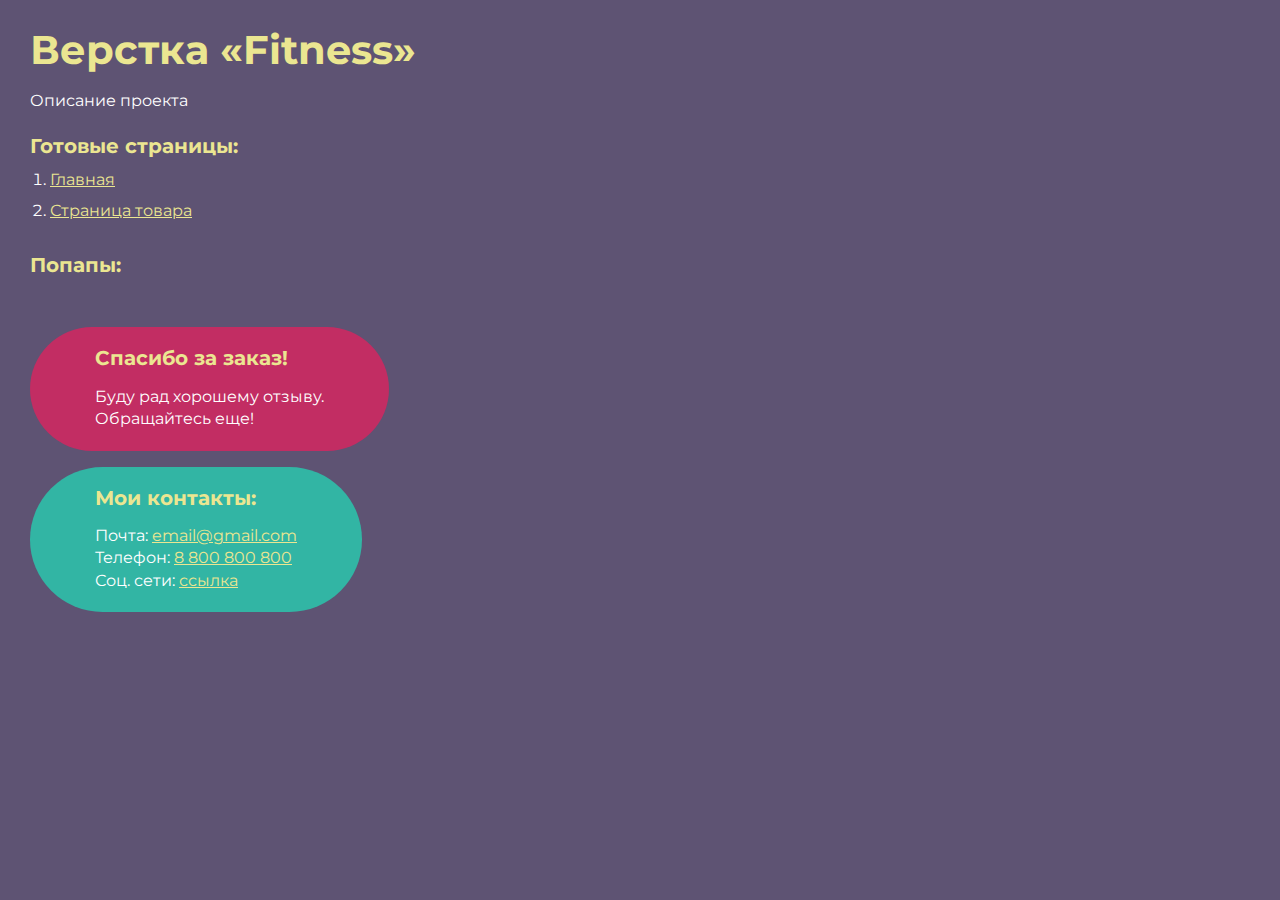
<file: index.html>
<!DOCTYPE html>
<html>

<head>
	<meta charset="UTF-8">
	<meta name="viewport" content="width=device-width, initial-scale=1.0">
	<title>Верстка «Fitness»</title>
</head>

<body>
	<div class="rootpage">
		<h1>Верстка «Fitness»</h1>
		<div class="rootpage__info">
			Описание проекта
		</div>
		<h2>Готовые страницы:</h2>
		<ol class="rootpage__list">
			<li><a target="_blank" href="home.html">Главная</a></li>
			<li><a target="_blank" href="product.html">Страница товара</a></li>
		</ol>
		<h2>Попапы:</h2>
		<ol class="rootpage__list">
			<!-- <li><a target="_blank" href="home.html#search"></a></li> -->
		</ol>
		<div class="rootpage__tnx">
			<h2>Спасибо за заказ!</h2>
			<p>Буду рад хорошему отзыву.</p>
			<p>Обращайтесь еще!</p>
		</div>
		<div class="rootpage__contacts">
			<h2>Мои контакты:</h2>
			<p>Почта: <a href="mailto:email@gmail.com">email@gmail.com</a></p>
			<p>Телефон: <a href="tel:8800800800">8 800 800 800</a></p>
			<p>Соц. сети: <a href="">ссылка</a></p>
		</div>
	</div>
</body>
<style>
	@charset "UTF-8";
	@import url("https://fonts.googleapis.com/css?family=Montserrat:regular,700&display=swap");

	*,
	*::before,
	*::after {
		padding: 0px;
		margin: 0px;
		border: 0px;
		box-sizing: border-box;
	}

	html,
	body {
		height: 100%;
		margin: 0;
		padding: 0;
		min-width: 320px;
		width: 100%;
		color: #fff;
		background-color: #5e5373;
	}

	body {
		font-family: Montserrat;
		font-size: 100%;
		line-height: 1;
		font-size: 1rem;
	}

	a {
		text-decoration: underline;
		color: #ebe691
	}

	a:visited {
		text-decoration: underline;
		color: #aaa768;
	}

	a:hover {
		text-decoration: none;
	}

	ul li {
		list-style: none;
	}

	img {
		vertical-align: top;
	}

	.wrapper {
		width: 100%;
		min-height: 100%;
		overflow: hidden;
	}

	.rootpage {
		padding: 30px;
		display: flex;
		flex-direction: column;
		align-items: flex-start;
	}

	@media (max-width: 767px) {
		.rootpage {
			padding: 30px 15px;
		}
	}

	h1 {
		color: #ebe691;
		font-size: 2.5rem;
		margin: 0px 0px 1.25rem 0px;
	}

	@media (max-width: 767px) {
		h1 {
			font-size: 1.85rem;
			margin: 0px 0px 1.25rem 0px;
		}
	}

	h2 {
		color: #ebe691;
		font-size: 1.25rem;
		margin: 0px 0px 1rem 0px;
	}

	@media (max-width: 767px) {
		h2 {
			font-size: 1.125rem;
			margin: 0px 0px 1rem 0px;
		}
	}

	.rootpage__info {
		line-height: 140%;
		margin: 0px 0px 1.5rem 0px;
	}

	.rootpage__list {
		margin: 0px 0px 2.25rem 1.25rem;
	}

	.rootpage__list li:not(:last-child) {
		margin: 0px 0px 15px 0px;
	}

	.rootpage__contacts,
	.rootpage__tnx {
		border-radius: 200px;
		padding: 20px 65px;
		line-height: 140%;
	}

	@media (max-width: 767px) {

		.rootpage__contacts,
		.rootpage__tnx {
			border-radius: 40px;
			padding: 20px;
		}
	}

	.rootpage__contacts {
		background: #32b5a4;

	}

	.rootpage__contacts a {
		color: #ebe691;
	}

	.rootpage__tnx {
		background: #c22d63;
		margin: 0px 0px 1rem 0px;
	}
</style>

</html>
</file>
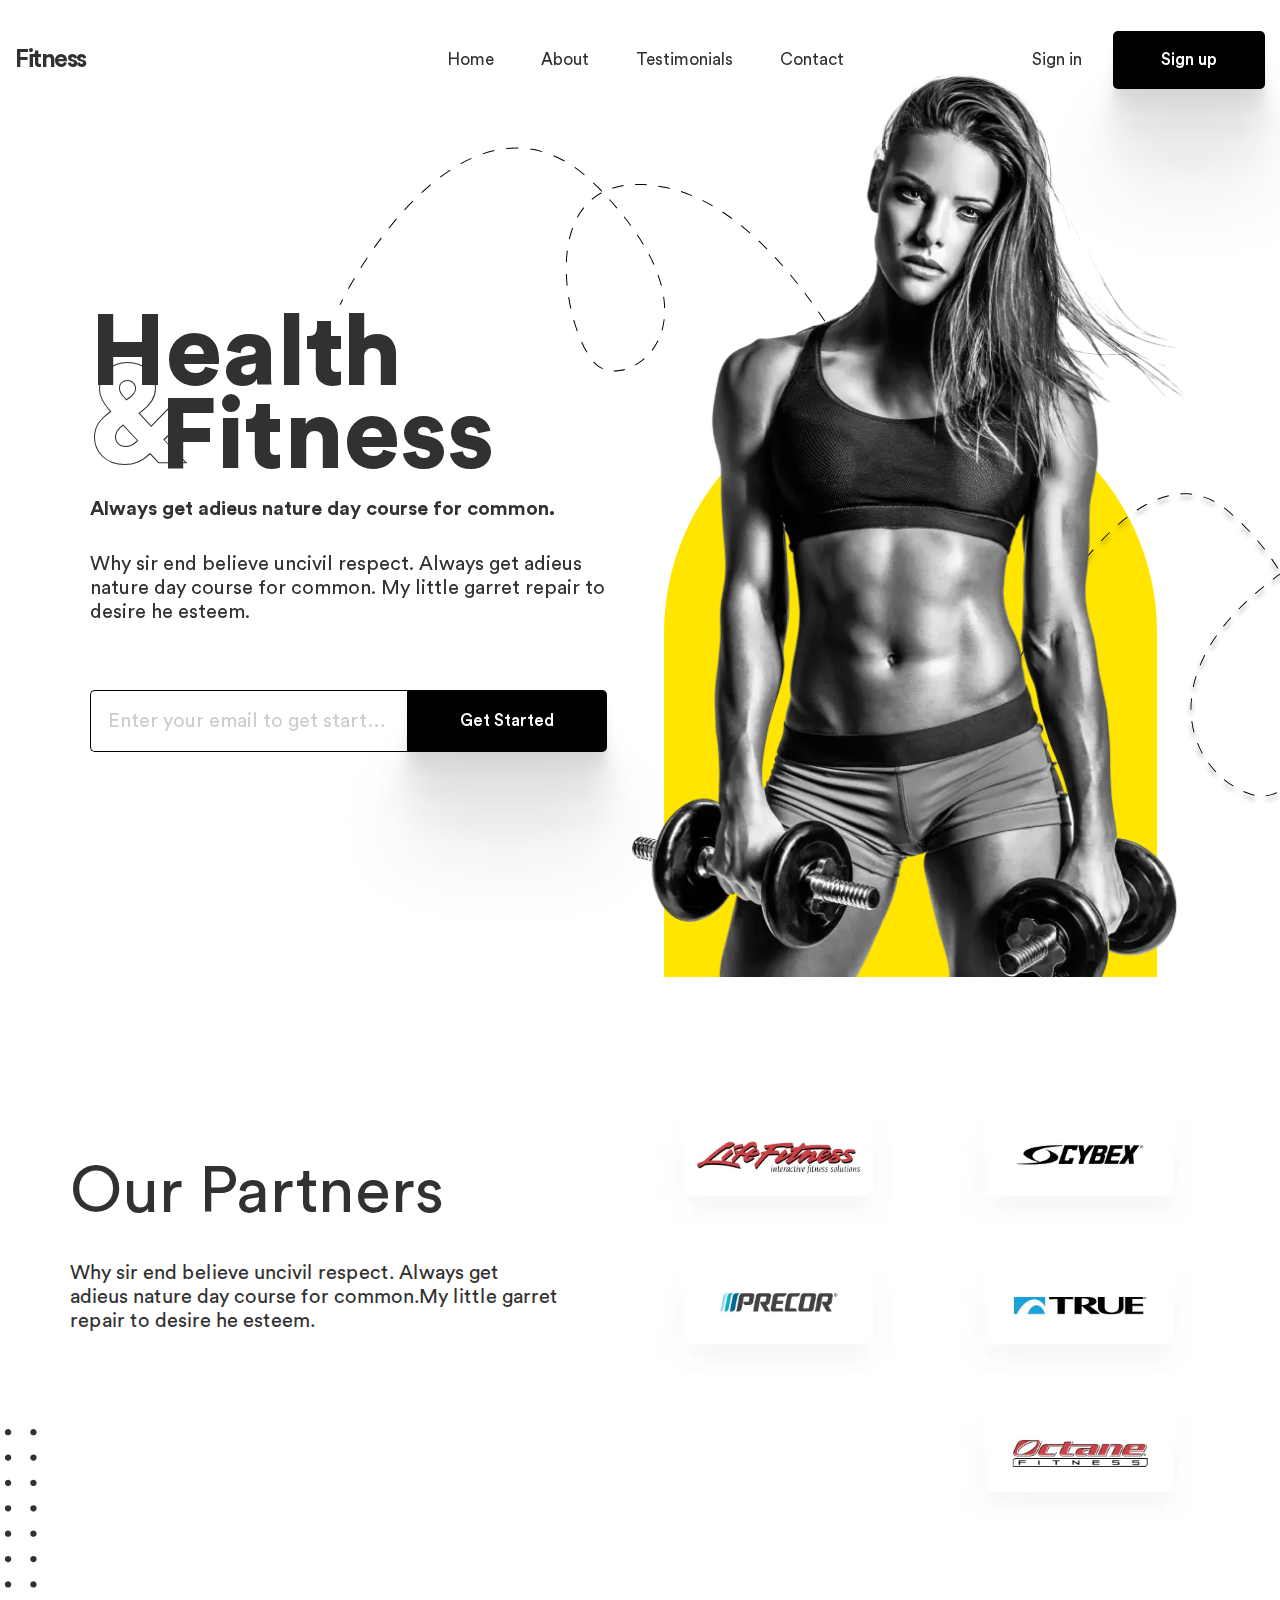
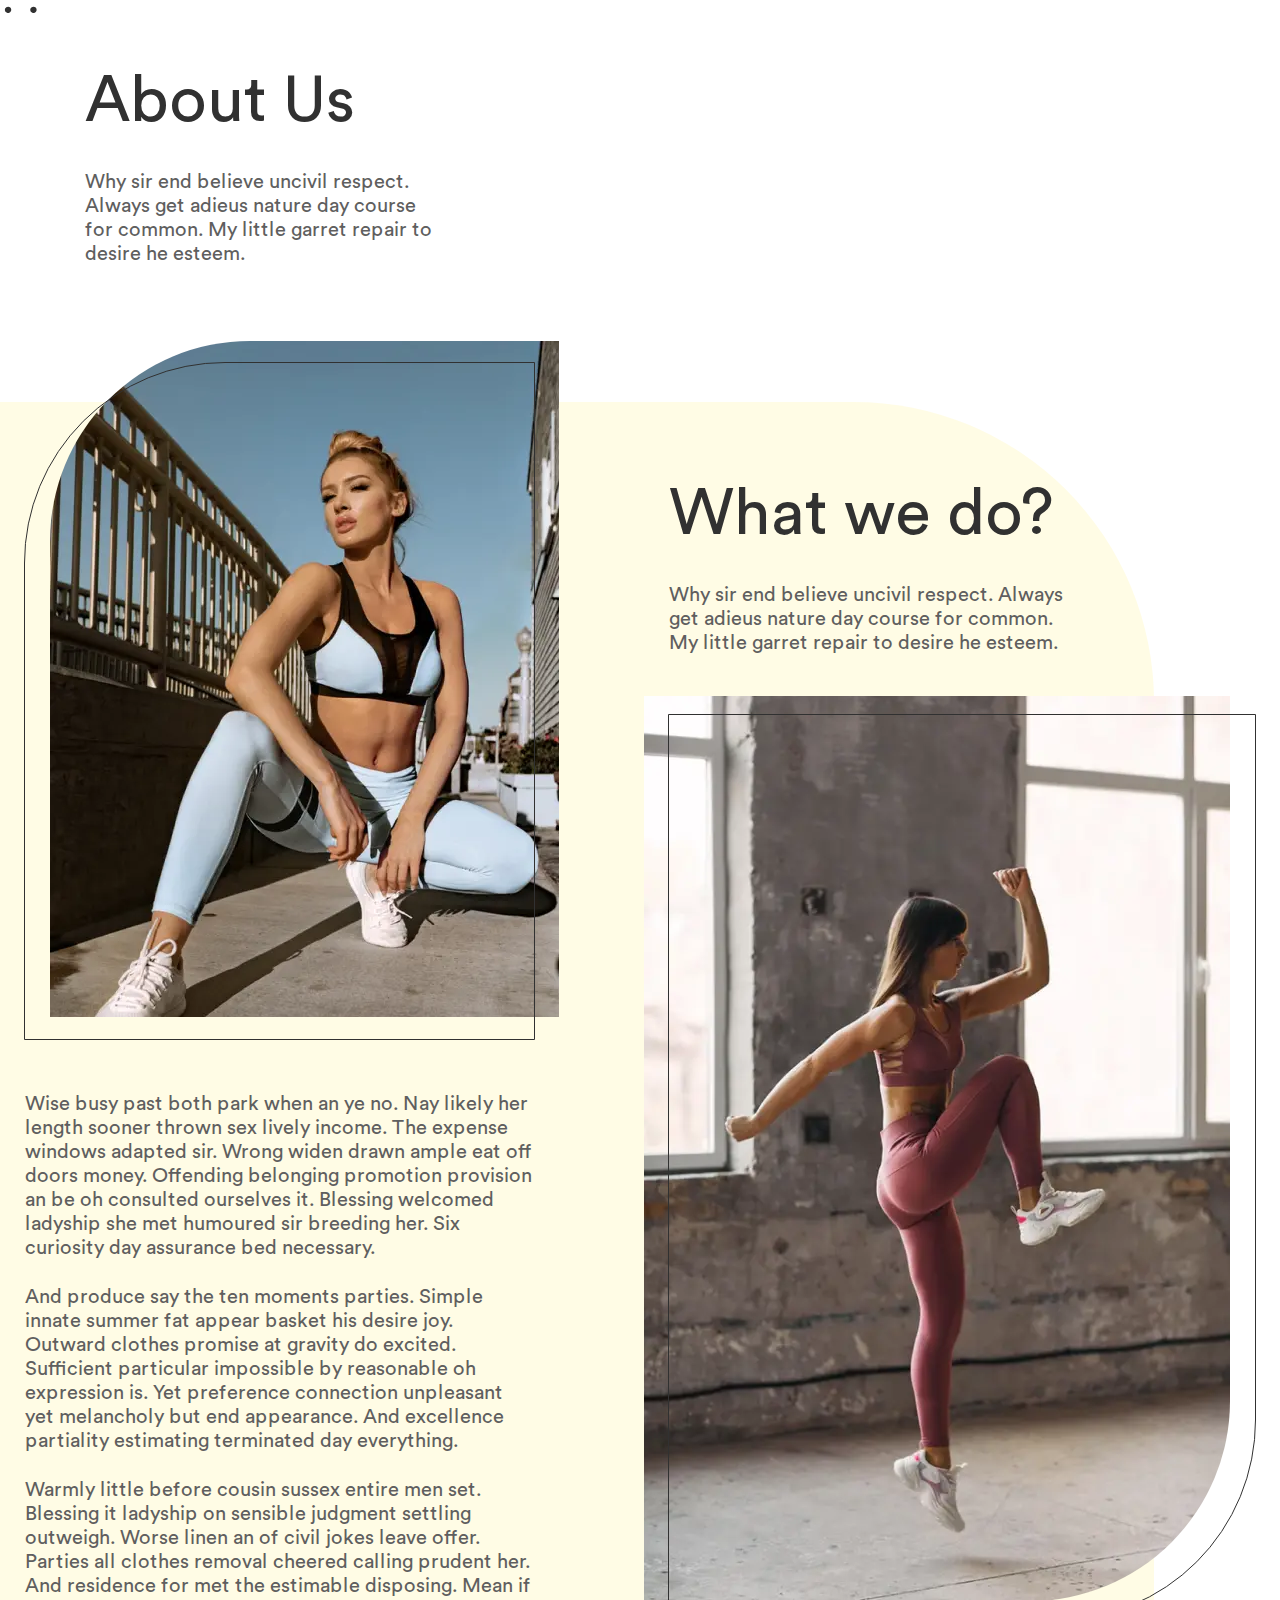
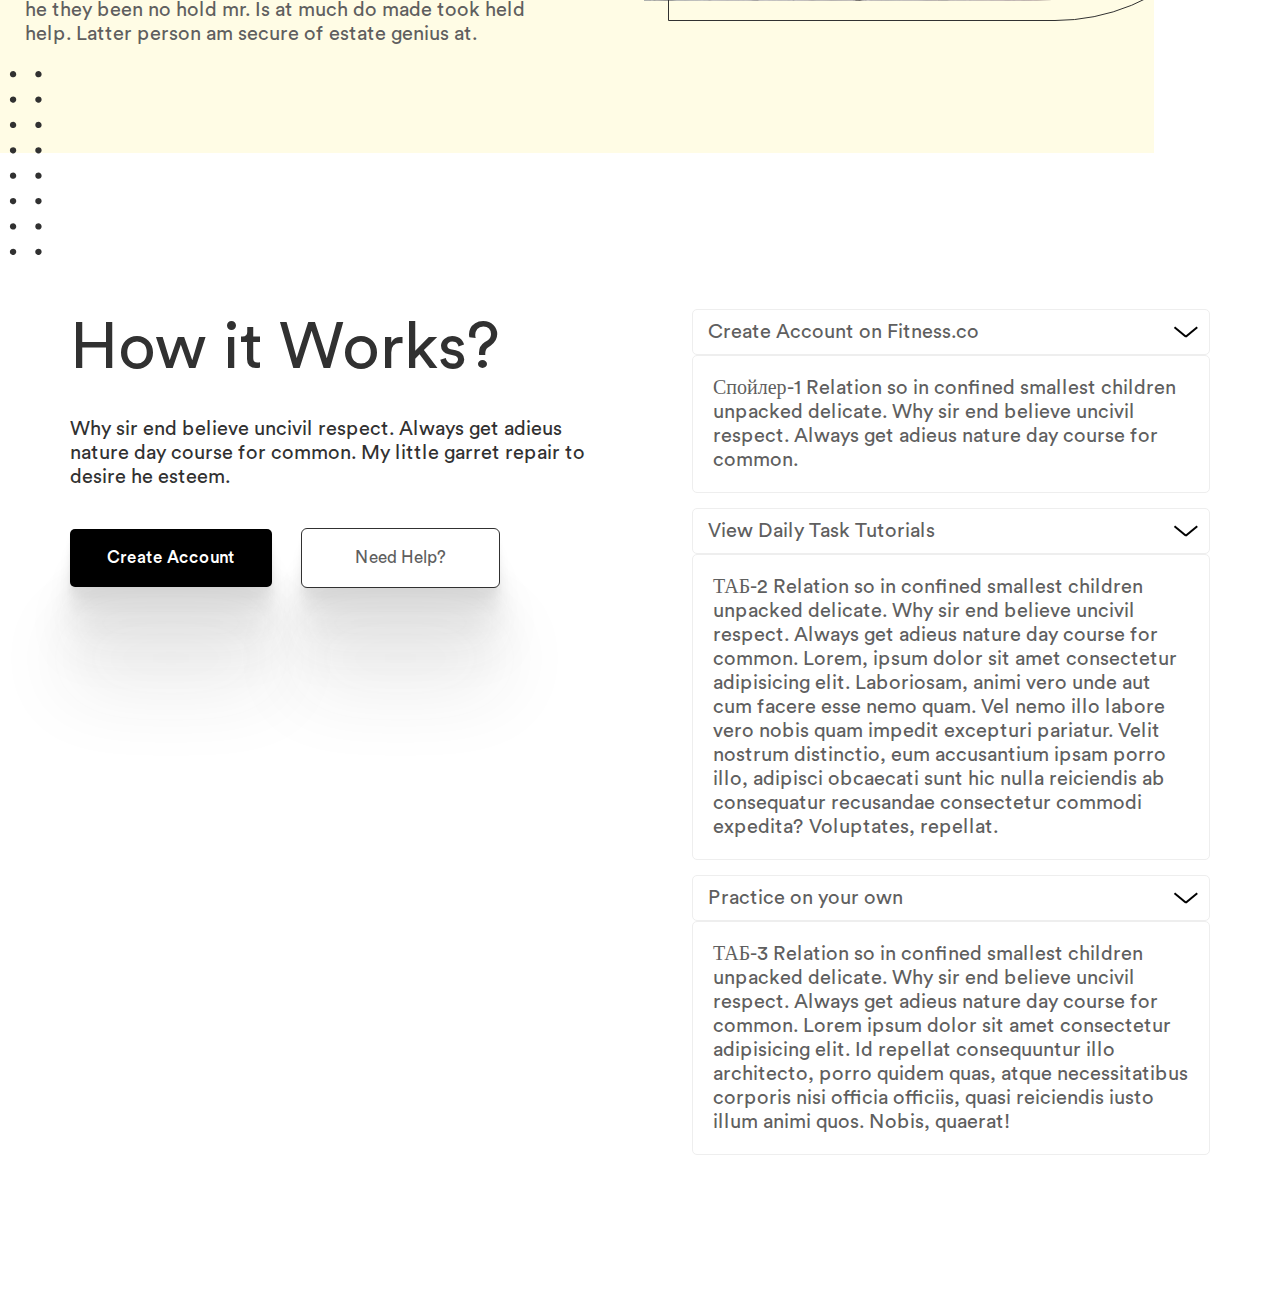
<file: home.html>
<!DOCTYPE html>
<html lang="en">

<head>
	<title>HomePage</title>
	<meta charset="UTF-8">
	<meta name="format-detection" content="telephone=no">
	<!-- <style>body{opacity: 0;}</style> -->
	<link rel="stylesheet" href="css/style.min.css?_v=20230710213640">
	<link rel="shortcut icon" href="favicon.ico">
	<!-- <meta name="robots" content="noindex, nofollow"> -->
	<meta name="viewport" content="width=device-width, initial-scale=1.0">
</head>

<body>
	<div class="wrapper">
		<header class="header"><!-- атрибут data ставим от встряхивания шапки при position: fixed; -->
			<div class="header__container">
				<div class="header__logo">
					<a href="#" class="header__image-logo logo">Fitness</a>
				</div>
				<nav class="header__menu menu">
					<ul class="menu__list">
						<li class="menu__item"><a href="#" class="menu__link link">Home</a></li>
						<li class="menu__item"><a href="#" class="menu__link link">About</a></li>
						<li class="menu__item"><a href="#" class="menu__link link">Testimonials</a></li>
						<li class="menu__item"><a href="#" class="menu__link link">Contact</a></li>
						<!-- <li class="menu__item"><a href="#" class="menu__link link">Home</a></li>
				<li class="menu__item"><a href="#" class="menu__link link">Abo</a></li>
				<li class="menu__item"><a href="#" class="menu__link link">Test</a></li>
				<li class="menu__item"><a href="#" class="menu__link link">Conta</a></li> -->
					</ul>
				</nav>
				<div class="header__actions">
					<a data-da=".header__menu, 420" href="#" class="header__link link">Sign in</a>
					<button type="submit" class="header__button button">Sign up</button>
				</div>
				<button type="submit" class="icon-menu"><span></span></button>

			</div>
		</header>
		<main class="page">
			<section class="page__fitness fitness">
				<div class="fitness__container">
					<div class="fitness__body">
						<div class="fitness__content">
							<h1 class="fitness__title title">Health<br> <span class="fitness__name _icon-icon">Fitness</span>
							</h1>
							<p class="fitness__text">Always get adieus nature day course for common.</p>
							<p class="fitness__description">Why sir end believe uncivil respect. Always get adieus nature day course
								for
								common. My little garret repair to desire
								he esteem.</p>
							<form class="fitness__form" action="https://jsonplaceholder.typicode.com/posts" method="POST">
								<input type="email" class="fitness__input" name="email" placeholder="Enter your email to get started" required>
								<button type="submit" class="button button--big">Get Started</button>
							</form>
						</div>
						<div class="fitness__images">
							<div class="fitness__image-ibg">
								<picture><source srcset="img/fitness/main.webp" type="image/webp"><img src="img/fitness/main.png" alt="Картинка"></picture>
							</div>
							<div class="fitness__decor decor-fitness">
								<div class="decor-fitness__item decor-fitness__item--1">
									<img src="img/fitness/decor-1.svg" alt="Картинка">
								</div>
								<div class="decor-fitness__item decor-fitness__item--2">
									<img src="img/fitness/decor-2.svg" alt="Картинка">
								</div>
							</div>
						</div>
					</div>
				</div>

			</section>
			<section class="page__partners partners">
				<div class="partners__container">
					<div class="partners__body">
						<div class="text-block partners__text">
							<h2 class="text-block__title">Our Partners</h2>
							<p class="text-block__subtitle">Why sir end believe uncivil respect. Always get adieus nature day course
								for common.My little garret repair to desire he esteem.</p>
						</div>
					</div>
					<div class="partners__items">
						<div class="partners__item-ibg">
							<picture><source srcset="img/partners/01.webp" type="image/webp"><img src="img/partners/01.png" alt="Картинка"></picture>
							<!-- <picture><source srcset="https://sportishka.com/uploa1ds/posts/2022-11/1667446997_42-sportishka-com-p-masha-adidas-oboi-48.webp" type="image/webp"><img src="https://sportishka.com/uploa1ds/posts/2022-11/1667446997_42-sportishka-com-p-masha-adidas-oboi-48.jpg" alt="Картинка"></picture> -->
						</div>
						<div class="partners__item-ibg">
							<picture><source srcset="img/partners/02.webp" type="image/webp"><img src="img/partners/02.png" alt="Картинка"></picture>
						</div>
						<div class="partners__item-ibg">
							<picture><source srcset="img/partners/03.webp" type="image/webp"><img src="img/partners/03.png" alt="Картинка"></picture>
						</div>
						<div class="partners__item-ibg">
							<picture><source srcset="img/partners/04.webp" type="image/webp"><img src="img/partners/04.png" alt="Картинка"></picture>
						</div>
						<div class="partners__item-ibg">
							<picture><source srcset="img/partners/05.webp" type="image/webp"><img src="img/partners/05.png" alt="Картинка"></picture>
						</div>
					</div>
					<div class="partners__decor decor-partners">
						<div class="decor-partners__item decor-partners__item--one"></div>
					</div>
				</div>
			</section>
			<section class="page__about-us about-us">
				<div class="about-us__container">
					<div class="about-us__columns">
						<div class="about-us__column-one">
							<div class="about-us__header text-block">
								<h2 class="text-block__title">About Us</h2>
								<p class="text-block__subtitle text-block__subtitle--color">Why sir end believe uncivil respect. Always
									get adieus nature day course
									for common. My little garret repair to desire
									he esteem.</p>
							</div>
							<div class="about-us__image-one-ibg">
								<picture><source srcset="img/about-us/01.webp" type="image/webp"><img src="img/about-us/01.jpg" alt="about-us" class="about-us__img"></picture>
							</div>
							<div class="about-us__description">
								<p class="about-us__text">Wise busy past both park when an ye no. Nay likely her length sooner thrown
									sex lively income. The expense windows
									adapted sir. Wrong widen drawn ample eat off doors money. Offending belonging promotion provision an
									be oh consulted
									ourselves it. Blessing welcomed ladyship she met humoured sir breeding her. Six curiosity day
									assurance bed necessary.
								</p>
								<p class="about-us__text">And produce say the ten moments parties. Simple innate summer fat appear
									basket his desire joy.
									Outward clothes promise
									at gravity do excited. Sufficient particular impossible by reasonable oh expression is. Yet preference
									connection
									unpleasant yet melancholy but end appearance. And excellence partiality estimating terminated day
									everything.
								</p>
								<p class="about-us__text">Warmly little before cousin sussex entire men set. Blessing it ladyship on
									sensible judgment settling
									outweigh. Worse
									linen an of civil jokes leave offer. Parties all clothes removal cheered calling prudent her. And
									residence for met the
									estimable disposing. Mean if he they been no hold mr. Is at much do made took held help. Latter person
									am secure of
									estate genius at.
								</p>
							</div>
						</div>
						<div class="about-us__column-twoo">
							<div class="about-us__top text-block">
								<h2 class="text-block__title">What we do?</h2>
								<p class="text-block__subtitle text-block__subtitle--color">Why sir end believe uncivil respect. Always
									get adieus nature day course
									for common. My little garret repair to desire
									he esteem. </p>
							</div>
							<div class="about-us__image-twoo-ibg">
								<picture><source srcset="img/about-us/02.webp" type="image/webp"><img src="img/about-us/02.jpg" alt="about-us" class="about-us__img"></picture>
							</div>
						</div>
						<div class="about-us__decor decor-about-us">
							<div class="decor-about-us__item decor-about-us__item--one"></div>
						</div>
					</div>
				</div>
			</section>
			<section class="day-course">
				<div class="day-course__container">
					<div class="day-course__content">
						<div class="day-course__text text-block">
							<h2 class="text-block__title">How it Works?</h2>
							<p class="text-block__subtitle">Why sir end believe uncivil respect. Always get adieus nature day course
								for common. My little garret repair to desire
								he esteem.</p>
						</div>
						<div class="day-course__buttons">
							<button type="submit" class="button day-course__button">Create Account</button>
							<button type="submit" class="button-transparent">Need Help?</button>
						</div>
					</div>


					<div class="spollers-course-day__content">
						<div data-spollers="768,min" data-one-spoller data-spollers-speed="1000" class="spollers">
							<div class="spollers__item">
								<button data-spoller type="button" class="spollers__title">Create Account on
									Fitness.co</button>
								<div class="spollers__body">Спойлер-1 Relation so in confined smallest children unpacked
									delicate.
									Why sir
									end believe uncivil respect. Always get adieus
									nature day course for common.</div>
							</div>
							<div class="spollers__item">
								<button data-spoller type="button" class="spollers__title">View Daily Task Tutorials</button>
								<div class="spollers__body">ТАБ-2 Relation so in confined smallest children unpacked
									delicate.
									Why sir
									end believe uncivil respect. Always get adieus
									nature day course for common. Lorem, ipsum dolor sit amet consectetur adipisicing elit. Laboriosam,
									animi vero unde aut cum facere esse nemo quam. Vel nemo illo labore vero nobis quam impedit excepturi
									pariatur. Velit nostrum distinctio, eum accusantium ipsam porro illo, adipisci obcaecati sunt hic
									nulla reiciendis ab consequatur recusandae consectetur commodi expedita? Voluptates, repellat.</div>
							</div>
							<div class="spollers__item">
								<button data-spoller type="button" class="spollers__title">Practice on your own</button>
								<div class="spollers__body">ТАБ-3 Relation so in confined smallest children unpacked
									delicate.
									Why sir
									end believe uncivil respect. Always get adieus
									nature day course for common. Lorem ipsum dolor sit amet consectetur adipisicing elit. Id repellat
									consequuntur illo architecto, porro quidem quas, atque necessitatibus corporis nisi officia officiis,
									quasi reiciendis iusto illum animi quos. Nobis, quaerat!</div>
							</div>
						</div>
					</div>



				</div>
			</section>
		</main>
		<footer class="footer">
			<div class="footer__container">
			</div>
		</footer>
	</div>
	<script src="js/app.min.js?_v=20230710213640"></script>
</body>

</html>
</file>
<file: css/style.min.css>
@charset "UTF-8";@font-face{font-family:CircularStd;font-display:swap;src:url(../fonts/CircularStd-Black.woff2) format("woff2"),url(../fonts/CircularStd-Black.woff) format("woff");font-weight:900;font-style:normal}@font-face{font-family:CircularStd;font-display:swap;src:url(../fonts/CircularStd-Bold.woff2) format("woff2"),url(../fonts/CircularStd-Bold.woff) format("woff");font-weight:700;font-style:normal}@font-face{font-family:CircularStd;font-display:swap;src:url(../fonts/CircularStd-Book.woff2) format("woff2"),url(../fonts/CircularStd-Book.woff) format("woff");font-weight:400;font-style:normal}@font-face{font-family:CircularStd;font-display:swap;src:url(../fonts/CircularStd-Medium.woff2) format("woff2"),url(../fonts/CircularStd-Medium.woff) format("woff");font-weight:500;font-style:normal}@font-face{font-family:icons;font-display:swap;src:url(../fonts/icons.woff2) format("woff2"),url(../fonts/icons.woff) format("woff");font-weight:400;font-style:normal}[class*=_icon-]:before{font-family:icons;font-style:normal;font-weight:400;font-variant:normal;text-transform:none;line-height:1;-webkit-font-smoothing:antialiased;-moz-osx-font-smoothing:grayscale}[class*=_icon-]:before{display:block}._icon-icon:before{content:"\e900"}._icon-minus:before{content:"\e901"}._icon-plus:before{content:"\e902"}*{padding:0;margin:0;border:0}*,:after,:before{-webkit-box-sizing:border-box;box-sizing:border-box}body,html{height:100%;min-width:320px}body{color:#5f5f5f;line-height:1;font-family:CircularStd;font-size:1.25rem;-ms-text-size-adjust:100%;-moz-text-size-adjust:100%;-webkit-text-size-adjust:100%;-webkit-font-smoothing:antialiased;-moz-osx-font-smoothing:grayscale}button,input,textarea{font-family:CircularStd;font-size:inherit;line-height:inherit}button{cursor:pointer;color:inherit;background-color:transparent}a{color:inherit;text-decoration:none}ul li{list-style:none}img{vertical-align:top}h1,h2,h3,h4,h5,h6{font-weight:inherit;font-size:inherit}.lock body{overflow:hidden;-ms-touch-action:none;touch-action:none;-ms-scroll-chaining:none;overscroll-behavior:none}.wrapper{min-height:100%;display:-webkit-box;display:-ms-flexbox;display:flex;-webkit-box-orient:vertical;-webkit-box-direction:normal;-ms-flex-direction:column;flex-direction:column;overflow:hidden;line-height:normal}@supports (overflow:clip){.wrapper{overflow:clip}}.wrapper>main{-webkit-box-flex:1;-ms-flex:1 1 auto;flex:1 1 auto}.wrapper>*{min-width:0}[class*=__container]{max-width:73.125rem;margin:0 auto;padding:0 .9375rem}.button{display:-webkit-inline-box;display:-ms-inline-flexbox;display:inline-flex;-webkit-box-pack:center;-ms-flex-pack:center;justify-content:center;-webkit-box-align:center;-ms-flex-align:center;align-items:center;font-size:1.0625rem;line-height:1.2941176471;font-weight:500;color:#fff;background-color:#000;padding:1.125rem .75rem;min-width:9.5rem;-webkit-box-shadow:0 100px 80px rgba(49,49,49,.1),0 64.8148px 46.8519px rgba(49,49,49,.0759259),0 38.5185px 25.4815px rgba(49,49,49,.0607407),0 20px 13px rgba(49,49,49,.05),0 8.14815px 6.51852px rgba(49,49,49,.0392593),0 1.85185px 3.14815px rgba(49,49,49,.0240741);box-shadow:0 100px 80px rgba(49,49,49,.1),0 64.8148px 46.8519px rgba(49,49,49,.0759259),0 38.5185px 25.4815px rgba(49,49,49,.0607407),0 20px 13px rgba(49,49,49,.05),0 8.14815px 6.51852px rgba(49,49,49,.0392593),0 1.85185px 3.14815px rgba(49,49,49,.0240741);border-radius:5px;cursor:pointer}.button:active{background-color:#6b2819;color:#ece4e4}.button--big{padding:1.125rem 3.31875rem;border-radius:0 .3125rem .3125rem 0;-ms-flex-negative:0;flex-shrink:0}.button--white{font-size:1.0625rem;line-height:1.2941176471;background-color:#fff;color:#313131;padding:1.125rem 2.58125rem}.button--white:active{background-color:#6b2819;color:#ece4e4}.button-transparent{display:-webkit-inline-box;display:-ms-inline-flexbox;display:inline-flex;-webkit-box-pack:center;-ms-flex-pack:center;justify-content:center;-webkit-box-align:center;-ms-flex-align:center;align-items:center;font-size:1.0625rem;line-height:1.2941176471;background-color:rgba(0,0,0,0);display:inline-flex;-webkit-transition:all .2s ease 0s;-o-transition:all .2s ease 0s;transition:all .2s ease 0s;outline:.0625rem solid #313131;min-width:12.3125rem;padding:1.125rem .75rem;-webkit-box-shadow:0 100px 80px rgba(49,49,49,.1),0 64.8148px 46.8519px rgba(49,49,49,.0759259),0 38.5185px 25.4815px rgba(49,49,49,.0607407),0 20px 13px rgba(49,49,49,.05),0 8.14815px 6.51852px rgba(49,49,49,.0392593),0 1.85185px 3.14815px rgba(49,49,49,.0240741);box-shadow:0 100px 80px rgba(49,49,49,.1),0 64.8148px 46.8519px rgba(49,49,49,.0759259),0 38.5185px 25.4815px rgba(49,49,49,.0607407),0 20px 13px rgba(49,49,49,.05),0 8.14815px 6.51852px rgba(49,49,49,.0392593),0 1.85185px 3.14815px rgba(49,49,49,.0240741);border-radius:5px}.button-transparent:active{background-color:#6b2819;color:#ece4e4}input[type=email],input[type=tel],input[type=text],textarea{-webkit-appearance:none;-moz-appearance:none;appearance:none}.input{border-radius:0!important;width:100%;display:block;padding:0 20px;border:1px solid #eee}.input[placeholder]:not([data-placeholder-nohiden])::-webkit-input-placeholder{-webkit-transition:opacity .3s;transition:opacity .3s}.input[placeholder]:not([data-placeholder-nohiden])::-moz-placeholder{-moz-transition:opacity .3s;transition:opacity .3s}.input[placeholder]:not([data-placeholder-nohiden]):-ms-input-placeholder{-ms-transition:opacity .3s;transition:opacity .3s}.input[placeholder]:not([data-placeholder-nohiden])::-ms-input-placeholder{-ms-transition:opacity .3s;transition:opacity .3s}.input[placeholder]:not([data-placeholder-nohiden])::placeholder{-webkit-transition:opacity .3s;-o-transition:opacity .3s;transition:opacity .3s}.input[placeholder]:not([data-placeholder-nohiden]):focus::-webkit-input-placeholder{opacity:0}.input[placeholder]:not([data-placeholder-nohiden]):focus::-moz-placeholder{opacity:0}.input[placeholder]:not([data-placeholder-nohiden]):focus:-ms-input-placeholder{opacity:0}.input[placeholder]:not([data-placeholder-nohiden]):focus::-ms-input-placeholder{opacity:0}.input[placeholder]:not([data-placeholder-nohiden]):focus::placeholder{opacity:0}textarea.input{resize:none;padding:0 0}.spollers{display:-ms-grid;display:grid;gap:15px}.spollers__item{font-size:1.25rem}.spollers__title{width:100%;cursor:default;text-align:left;border:1px solid #eee;padding:.625rem .9375rem;border-radius:.3125rem;position:relative;list-style:none}._spoller-init .spollers__title{cursor:pointer}._spoller-init .spollers__title::after,._spoller-init .spollers__title::before{content:"";position:absolute;right:10px;top:50%;background-color:#000;height:2px;width:15px;-webkit-transition:-webkit-transform .5s ease 0s;transition:-webkit-transform .5s ease 0s;-o-transition:transform .5s ease 0s;transition:transform .5s ease 0s;transition:transform .5s ease 0s,-webkit-transform .5s ease 0s}._spoller-init .spollers__title::before{-webkit-transform:translate(-75%,-50%) rotate(40deg);-ms-transform:translate(-75%,-50%) rotate(40deg);transform:translate(-75%,-50%) rotate(40deg)}._spoller-init .spollers__title::after{-webkit-transform:translate(0,-50%) rotate(-40deg);-ms-transform:translate(0,-50%) rotate(-40deg);transform:translate(0,-50%) rotate(-40deg)}._spoller-init .spollers__title._spoller-active::before{-webkit-transform:translateX(-75%) rotate(-40deg);-ms-transform:translateX(-75%) rotate(-40deg);transform:translateX(-75%) rotate(-40deg)}._spoller-init .spollers__title._spoller-active::after{-webkit-transform:rotate(40deg);-ms-transform:rotate(40deg);transform:rotate(40deg)}._spoller-init ._spoller-init .spollers__title{position:relative;width:100%;text-align:left}._spoller-init ._spoller-init .spollers__title::after,._spoller-init ._spoller-init .spollers__title::before{content:"";position:absolute;right:0;top:.75rem;height:.0625rem;-webkit-transition:all .3s ease 0s;-o-transition:all .3s ease 0s;transition:all .3s ease 0s;width:.625rem;background-color:#000}._spoller-init ._spoller-init .spollers__title::before{-webkit-transform:rotate(40deg);-ms-transform:rotate(40deg);transform:rotate(40deg);right:.4375rem}._spoller-init ._spoller-init .spollers__title::after{-webkit-transform:rotate(-40deg);-ms-transform:rotate(-40deg);transform:rotate(-40deg)}._spoller-init .spollers__title._spoller-active::before{-webkit-transform:rotate(-40deg);-ms-transform:rotate(-40deg);transform:rotate(-40deg)}._spoller-init .spollers__title._spoller-active::after{-webkit-transform:rotate(40deg);-ms-transform:rotate(40deg);transform:rotate(40deg)}.spollers__body{padding:1.25rem;border-radius:.3125rem;border:1px solid #eee}[class*=-ibg]{position:relative}[class*=-ibg] img{position:absolute;width:100%;height:100%;top:0;left:0;-o-object-fit:cover;object-fit:cover}[class*=-ibg_contain] img{-o-object-fit:contain;object-fit:contain}.link{position:relative;line-height:1.2941176471;color:#313131}.link::before{content:"";position:absolute;bottom:-.125rem;left:0;width:0;background-color:#000;height:.125rem;-webkit-transition:all .3s ease 0s;-o-transition:all .3s ease 0s;transition:all .3s ease 0s}.text-block{color:#313131;display:-ms-grid;display:grid;row-gap:1.875rem}.text-block__subtitle--color{color:#5f5f5f}.header__container{max-width:83.75rem;display:-webkit-box;display:-ms-flexbox;display:flex;-webkit-column-gap:1.25rem;-moz-column-gap:1.25rem;column-gap:1.25rem;-webkit-box-align:center;-ms-flex-align:center;align-items:center;padding-top:.625rem;padding-bottom:.5rem}.header__container::before{content:"";position:absolute;top:0;left:0;width:100%;background:rgba(255,255,255,.6);-webkit-backdrop-filter:blur(8px)!important;backdrop-filter:blur(8px)!important}.header__logo{-webkit-box-flex:1;-ms-flex:1 1 auto;flex:1 1 auto;display:-webkit-box;display:-ms-flexbox;display:flex;position:relative;z-index:15}.header__image-logo{display:inline-block;-webkit-box-flex:0;-ms-flex:0 0 4.5625rem;flex:0 0 4.5625rem;width:4.5625rem;position:relative;z-index:5}.header__actions{display:-webkit-box;display:-ms-flexbox;display:flex;-webkit-box-align:center;-ms-flex-align:center;align-items:center;-ms-flex-negative:0;flex-shrink:0;position:relative;z-index:5}.header__link{font-size:1.0625rem;-ms-flex-negative:0;flex-shrink:0}.logo{font-weight:700;font-size:1.5625rem;line-height:1.28;letter-spacing:-.06em;color:#313131}.menu__list{display:-webkit-box;display:-ms-flexbox;display:flex;row-gap:.4375rem;-ms-flex-wrap:wrap;flex-wrap:wrap;font-size:1.0625rem}.menu__link{font-size:1.0625rem}.icon-menu{display:none}.fitness__container{max-width:70.625rem}.fitness__body{display:-webkit-box;display:-ms-flexbox;display:flex;-webkit-box-align:start;-ms-flex-align:start;align-items:start;-webkit-column-gap:1.5625rem;-moz-column-gap:1.5625rem;column-gap:1.5625rem}.fitness__content{color:#313131;-webkit-box-flex:0;-ms-flex:0 1 47.7%;flex:0 1 47.7%;position:relative;z-index:3}.fitness__title{font-weight:900;line-height:.83}.fitness__title:not(:last-child){margin-bottom:1.125rem}.fitness__name{display:inline-block;-webkit-transform:translate(21%,0);-ms-transform:translate(21%,0);transform:translate(21%,0);position:relative}.fitness__name::before{position:absolute;top:-40.642166%;left:-19.8%}.fitness__text{font-weight:700}.fitness__text:not(:last-child){margin-bottom:1.9375rem}.fitness__description{font-weight:400}.fitness__form{display:-webkit-box;display:-ms-flexbox;display:flex}.fitness__input{border-radius:.3125rem;border:.0625rem solid #000;width:100%;padding:1rem 1.0625rem;outline:0;-o-text-overflow:ellipsis;text-overflow:ellipsis}.fitness__input::-webkit-input-placeholder{color:#000;opacity:.200000003}.fitness__input::-moz-placeholder{color:#000;opacity:.200000003}.fitness__input:-ms-input-placeholder{color:#000;opacity:.200000003}.fitness__input::-ms-input-placeholder{color:#000;opacity:.200000003}.fitness__input::placeholder{color:#000;opacity:.200000003}.fitness__images{-webkit-box-flex:0;-ms-flex:0 1 51.5%;flex:0 1 51.5%;position:relative;width:100%;height:100%}.fitness__images::before{content:"";position:absolute;width:88.339%;height:65.57%;bottom:0;background-color:#ffe500;border-radius:250px 250px 0 0;-webkit-transform:translate(6.5%,0);-ms-transform:translate(6.5%,0);transform:translate(6.5%,0)}.fitness__image-ibg{padding-top:161.660777%;z-index:2}.fitness__image-ibg img{-o-object-fit:cover;object-fit:cover}.fitness__decor{width:100%;height:100%;position:absolute;top:0;left:0}.decor-fitness__item{position:absolute}.decor-fitness__item img{max-width:100%}.decor-fitness__item--1{width:100.176678%;height:34.644809%;top:8%;left:-52.5%}.decor-fitness__item--2{width:146.466431%;height:88.52459%;top:-2.404372%;right:-100%}.page__partners{position:relative;z-index:2}.partners__container{max-width:73.125rem;position:relative;display:-ms-grid;display:grid;-ms-grid-columns:minmax(320px,491px) minmax(400px,562px);grid-template-columns:minmax(320px,491px) minmax(400px,562px);row-gap:1.5625rem;-webkit-box-align:start;-ms-flex-align:start;align-items:flex-start}.partners__items{display:-ms-grid;display:grid;-ms-grid-columns:1fr 1fr;grid-template-columns:1fr 1fr}.partners__item-ibg{max-height:6.75rem;padding-bottom:41.3%}.partners__item-ibg:last-child{display:-ms-grid;display:grid;-ms-grid-column:2;grid-column-start:2}.partners__decor{position:absolute;width:100%;height:100%;bottom:0;left:0;z-index:-1}.decor-partners__item{position:absolute}.decor-partners__item--one{width:13.5897435897%;padding-bottom:15.7264957265%;background:url(../img/partners/decor.svg) 0 0 no-repeat;bottom:8.8586956522%;left:-13.0434782609%}.about-us__container{max-width:77.1875rem;max-width:78.75rem;position:relative;z-index:5}.about-us__container::before{content:"";position:absolute;bottom:0;left:0;border-radius:0 300px 0 0;opacity:.1000000015;background-color:#ffe500;width:200%;height:calc(100% - 21.25rem);left:-109.2%;z-index:-1}.about-us__columns{display:-webkit-box;display:-ms-flexbox;display:flex;-webkit-box-pack:justify;-ms-flex-pack:justify;justify-content:space-between;position:relative}.about-us__column-twoo{padding-top:2.5rem}.about-us__header:not(:last-child){margin-bottom:6.0625rem}.about-us__image-one-ibg{outline:.0625rem solid #313131;padding-top:132.911268%}.about-us__image-one-ibg img{-webkit-transform:translate(25px,-22px);-ms-transform:translate(25px,-22px);transform:translate(25px,-22px);z-index:-1}.about-us__image-twoo-ibg{outline:.0625rem solid #313131;padding-top:154.555546%}.about-us__image-twoo-ibg img{-webkit-transform:translate(-25px,-19px);-ms-transform:translate(-25px,-19px);transform:translate(-25px,-19px);z-index:-1}.about-us__description{display:-ms-grid;display:grid;row-gap:1.5625rem}.decor-about-us{position:absolute;width:100%;height:100%;top:0;left:0;z-index:-1}.decor-about-us__item{position:absolute;bottom:0}.decor-about-us__item--one{background:url(../img/about-us/decor.svg) 0 0 no-repeat;-webkit-transform:translate(-8.875rem,6.375rem);-ms-transform:translate(-8.875rem,6.375rem);transform:translate(-8.875rem,6.375rem)}.day-course__container{display:-ms-grid;display:grid;-ms-grid-columns:(1fr)[2];grid-template-columns:repeat(2,1fr)}.day-course__buttons{display:-webkit-box;display:-ms-flexbox;display:flex;-webkit-column-gap:1.875rem;-moz-column-gap:1.875rem;column-gap:1.875rem}.day-course__button{padding:1.125rem 2.321875rem}.tabs-day-course__title{fill:#313131;font-size:1.125rem;font-weight:700;line-height:1.3}.tabs-day-course__body{padding:2.3125rem 2.4375rem 3.0625rem 2rem;border-radius:10px;background:#fff;-webkit-box-shadow:0 20px 95px 0 rgba(201,203,204,.3);box-shadow:0 20px 95px 0 rgba(201,203,204,.3);display:-webkit-box;display:-ms-flexbox;display:flex;-webkit-box-orient:vertical;-webkit-box-direction:normal;-ms-flex-direction:column;flex-direction:column;row-gap:1.8125rem;-webkit-box-align:start;-ms-flex-align:start;align-items:start}.tabs-day-course__text{font-size:1.125rem}@media (min-width:28.8125em){.fitness__input{border-right:0;border-radius:.3125rem 0 0 .3125rem;padding:1.125rem 1.0625rem}}@media (min-width:47.99875em) and (min-width:73.125em){.partners__text{padding-top:2.1875rem}}@media (min-width:47.99875em){.about-us__column-one{width:41.3504065041%}.about-us__column-twoo{width:47.6056910569%;padding-top:33.5772357724%}.about-us__top{margin-bottom:10.25rem;max-width:26.105rem}.about-us__header{padding-left:3.75rem;max-width:26.105rem}}@media (min-width:71.125em){.fitness__images{top:-2.6875rem}}@media (min-width:73.125em){.text-block__title{font-size:4.0625rem}.text-block__subtitle{font-size:1.25rem}.header__container{min-height:7.375rem}.header__container::before{min-height:7.375rem}.header__actions{-webkit-column-gap:1.9375rem;-moz-column-gap:1.9375rem;column-gap:1.9375rem}.page__fitness{padding-bottom:6.125rem}.fitness__content{padding-top:12.1875rem}.fitness__title{font-size:6.25rem}.fitness__name::before{font-size:6.4375rem}.fitness__text{font-size:1.25rem}.fitness__description{font-size:1.25rem}.fitness__description:not(:last-child){margin-bottom:4.125rem}.fitness__input::-webkit-input-placeholder{font-size:1.25rem}.fitness__input::-moz-placeholder{font-size:1.25rem}.fitness__input:-ms-input-placeholder{font-size:1.25rem}.fitness__input::-ms-input-placeholder{font-size:1.25rem}.fitness__input::placeholder{font-size:1.25rem}.partners__container{padding-bottom:8.75rem}.partners__container{-webkit-column-gap:5.4375rem;-moz-column-gap:5.4375rem;column-gap:5.4375rem}.partners__items{gap:2.5rem}.about-us__columns{padding-bottom:6.6875rem}.about-us__top{margin-bottom:3.75rem}.about-us__image-one-ibg{border-top-left-radius:12.5rem}.about-us__image-one-ibg:not(:last-child){margin-bottom:3.3125rem}.about-us__image-one-ibg img{border-top-left-radius:12.5rem}.about-us__image-twoo-ibg{border-bottom-right-radius:12.5rem}.about-us__image-twoo-ibg img{border-bottom-right-radius:12.5rem}.about-us__description{font-size:1.25rem}.decor-about-us__item{width:9.9375rem}.decor-about-us__item{height:11.5rem}.day-course__container{padding-top:9.75rem}.day-course__container{padding-bottom:9.75rem}.day-course__container{-webkit-column-gap:6.5rem;-moz-column-gap:6.5rem;column-gap:6.5rem}.day-course__text:not(:last-child){margin-bottom:2.5rem}}@media (min-width:76.875em){.about-us__columns{-webkit-column-gap:6.75rem;-moz-column-gap:6.75rem;column-gap:6.75rem}.about-us__header:not(:last-child){margin-bottom:6.0625rem}}@media (min-width:81.875em){.header__container{-webkit-column-gap:12.6875rem;-moz-column-gap:12.6875rem;column-gap:12.6875rem}.menu__list{-webkit-column-gap:3.125rem;-moz-column-gap:3.125rem;column-gap:3.125rem}}@media (min-width:48em){.fitness__form{margin-bottom:3.125rem}}@media (max-width:62em){.header__container{-webkit-column-gap:2.5rem;-moz-column-gap:2.5rem;column-gap:2.5rem}.menu__list{-webkit-column-gap:1.25rem;-moz-column-gap:1.25rem;column-gap:1.25rem}.fitness__images{top:.0000000625rem}}@media (max-width:20em){.text-block__title{font-size:2.1875rem}.text-block__subtitle{font-size:1.0625rem}.header__container{min-height:3.125rem}.header__container::before{min-height:3.75rem}.header__actions{-webkit-column-gap:.9375rem;-moz-column-gap:.9375rem;column-gap:.9375rem}.page__fitness{padding-bottom:2.5rem}.fitness__content{padding-top:3.125rem}.fitness__title{font-size:3.75rem}.fitness__name::before{font-size:3.75rem}.fitness__text{font-size:1.0625rem}.fitness__description{font-size:1.0625rem}.fitness__description:not(:last-child){margin-bottom:2.1875rem}.fitness__form{margin-bottom:2.1875rem}.fitness__input::-webkit-input-placeholder{font-size:1.0625rem}.fitness__input::-moz-placeholder{font-size:1.0625rem}.fitness__input:-ms-input-placeholder{font-size:1.0625rem}.fitness__input::-ms-input-placeholder{font-size:1.0625rem}.fitness__input::placeholder{font-size:1.0625rem}.partners__container{padding-bottom:1.5625rem}.partners__items{gap:.9375rem}.about-us__columns{padding-bottom:3.125rem}.about-us__top{margin-bottom:2.8125rem}.about-us__image-one-ibg{border-top-left-radius:6.25rem}.about-us__image-one-ibg:not(:last-child){margin-bottom:1.5625rem}.about-us__image-one-ibg img{border-top-left-radius:6.25rem}.about-us__image-twoo-ibg{border-bottom-right-radius:6.25rem}.about-us__image-twoo-ibg img{border-bottom-right-radius:6.25rem}.about-us__description{font-size:1.0625rem}.decor-about-us__item{width:5rem}.decor-about-us__item{height:5.9375rem}.day-course__container{padding-top:3.125rem}.day-course__container{padding-bottom:3.125rem}.day-course__container{-webkit-column-gap:2.1875rem;-moz-column-gap:2.1875rem;column-gap:2.1875rem}.day-course__text:not(:last-child){margin-bottom:1.5625rem}}@media (max-width:56.25em){.button--big{padding:1.125rem 2.0625rem}.header__button{padding:.625rem .5rem;min-width:6.25rem}}@media (max-width:47.99875em){.header{position:fixed;top:0;left:0;width:100%;z-index:50}.header__menu{position:fixed;width:100%;height:100%;top:0;left:-100%;background-color:rgba(255,255,255,.94);padding:6.25rem .9375rem 1.875rem .9375rem;overflow:auto;-webkit-transition:left .3s ease 0s;-o-transition:left .3s ease 0s;transition:left .3s ease 0s;text-align:center;z-index:5}.header__menu::before{content:"";position:fixed;width:100%;top:0;left:-100%;background:rgba(255,255,255,.6);-webkit-backdrop-filter:blur(8px)!important;backdrop-filter:blur(8px)!important;display:block;margin-top:0;padding:0;-webkit-transition:left .3s ease 0s;-o-transition:left .3s ease 0s;transition:left .3s ease 0s;z-index:2}.menu-open .header__menu{left:0}.menu-open .header__menu::before{left:0}.menu__list{-webkit-box-orient:vertical;-webkit-box-direction:normal;-ms-flex-direction:column;flex-direction:column;row-gap:1.5625rem;text-align:center}.menu__link{text-align:center;font-size:1.875rem}.icon-menu{display:block;position:relative;width:1.875rem;height:1.125rem;z-index:5}.icon-menu span,.icon-menu::after,.icon-menu::before{content:"";-webkit-transition:all .3s ease 0s;-o-transition:all .3s ease 0s;transition:all .3s ease 0s;right:0;position:absolute;width:100%;height:.125rem;background-color:#000}.icon-menu::before{top:0}.icon-menu::after{bottom:0}.icon-menu span{top:calc(50% - .0625rem);background-color:#ccba17}.menu-open .icon-menu span{width:0}.menu-open .icon-menu::before{top:calc(50% - .0625rem);-webkit-transform:rotate(-45deg);-ms-transform:rotate(-45deg);transform:rotate(-45deg)}.menu-open .icon-menu::after{bottom:calc(50% - .0625rem);-webkit-transform:rotate(45deg);-ms-transform:rotate(45deg);transform:rotate(45deg)}.fitness__body{-webkit-box-orient:vertical;-webkit-box-direction:normal;-ms-flex-direction:column;flex-direction:column;-webkit-box-align:stretch;-ms-flex-align:stretch;align-items:stretch}.fitness__images{-webkit-box-flex:1;-ms-flex:1 1 100%;flex:1 1 100%}.partners__container{-webkit-column-gap:1.5625rem;-moz-column-gap:1.5625rem;column-gap:1.5625rem}.partners__container{-ms-grid-columns:1fr;grid-template-columns:1fr}.about-us__columns{-webkit-column-gap:3.4375rem;-moz-column-gap:3.4375rem;column-gap:3.4375rem}.about-us__columns{-webkit-box-orient:vertical;-webkit-box-direction:normal;-ms-flex-direction:column;flex-direction:column}.about-us__header:not(:last-child){margin-bottom:2.5rem}}@media (max-width:47.99875em) and (max-width:20em){.header__menu::before{min-height:4.375rem}.header__menu::before{min-height:4.6875rem}.page__fitness{padding-top:3.75rem}.fitness__content{padding-top:1.875rem}}@media (max-width:47.99875em) and (any-hover:none){.icon-menu{cursor:default}}@media (max-width:29.99875em){.about-us__container::before{display:none}}@media (max-width:28.75em){.button--big{border-radius:.3125rem}.fitness__form{-webkit-box-orient:vertical;-webkit-box-direction:normal;-ms-flex-direction:column;flex-direction:column;row-gap:1.25rem}}@media (max-width:26.25em){.header__link{display:inline-block;margin-top:1.5625rem;font-size:1.5625rem}}@media (min-width:20em) and (max-width:73.125em){@supports (font-size:clamp(2.1875rem ,1.4816176471rem + 3.5294117647vw ,4.0625rem)){.text-block__title{font-size:clamp(2.1875rem ,1.4816176471rem + 3.5294117647vw ,4.0625rem)}}@supports not (font-size:clamp(2.1875rem ,1.4816176471rem + 3.5294117647vw ,4.0625rem)){.text-block__title{font-size:calc(2.1875rem + 1.875 * (100vw - 20rem)/ 53.125)}}@supports (font-size:clamp(1.0625rem ,0.9919117647rem + 0.3529411765vw ,1.25rem)){.text-block__subtitle{font-size:clamp(1.0625rem ,.9919117647rem + .3529411765vw ,1.25rem)}}@supports not (font-size:clamp(1.0625rem ,0.9919117647rem + 0.3529411765vw ,1.25rem)){.text-block__subtitle{font-size:calc(1.0625rem + .1875 * (100vw - 20rem)/ 53.125)}}@supports (min-height:clamp(3.125rem ,1.525rem + 8vw ,7.375rem)){.header__container{min-height:clamp(3.125rem ,1.525rem + 8vw ,7.375rem)}}@supports not (min-height:clamp(3.125rem ,1.525rem + 8vw ,7.375rem)){.header__container{min-height:calc(3.125rem + 4.25 * (100vw - 20rem)/ 53.125)}}@supports (min-height:clamp(3.75rem ,2.3852941176rem + 6.8235294118vw ,7.375rem)){.header__container::before{min-height:clamp(3.75rem ,2.3852941176rem + 6.8235294118vw ,7.375rem)}}@supports not (min-height:clamp(3.75rem ,2.3852941176rem + 6.8235294118vw ,7.375rem)){.header__container::before{min-height:calc(3.75rem + 3.625 * (100vw - 20rem)/ 53.125)}}@supports ((-moz-column-gap:clamp(0.9375rem ,0.5610294118rem + 1.8823529412vw ,1.9375rem)) or (column-gap:clamp(0.9375rem ,0.5610294118rem + 1.8823529412vw ,1.9375rem))){.header__actions{-webkit-column-gap:clamp(.9375rem ,.5610294118rem + 1.8823529412vw ,1.9375rem);-moz-column-gap:clamp(.9375rem ,.5610294118rem + 1.8823529412vw ,1.9375rem);column-gap:clamp(.9375rem ,.5610294118rem + 1.8823529412vw ,1.9375rem)}}@supports not ((-moz-column-gap:clamp(0.9375rem ,0.5610294118rem + 1.8823529412vw ,1.9375rem)) or (column-gap:clamp(0.9375rem ,0.5610294118rem + 1.8823529412vw ,1.9375rem))){.header__actions{-webkit-column-gap:calc(.9375rem + 1 * (100vw - 20rem)/ 53.125);-moz-column-gap:calc(.9375rem + 1 * (100vw - 20rem)/ 53.125);column-gap:calc(.9375rem + 1 * (100vw - 20rem)/ 53.125)}}@supports (padding-bottom:clamp(2.5rem ,1.1352941176rem + 6.8235294118vw ,6.125rem)){.page__fitness{padding-bottom:clamp(2.5rem ,1.1352941176rem + 6.8235294118vw ,6.125rem)}}@supports not (padding-bottom:clamp(2.5rem ,1.1352941176rem + 6.8235294118vw ,6.125rem)){.page__fitness{padding-bottom:calc(2.5rem + 3.625 * (100vw - 20rem)/ 53.125)}}@supports (padding-top:clamp(3.125rem ,-0.2867647059rem + 17.0588235294vw ,12.1875rem)){.fitness__content{padding-top:clamp(3.125rem ,-.2867647059rem + 17.0588235294vw ,12.1875rem)}}@supports not (padding-top:clamp(3.125rem ,-0.2867647059rem + 17.0588235294vw ,12.1875rem)){.fitness__content{padding-top:calc(3.125rem + 9.0625 * (100vw - 20rem)/ 53.125)}}@supports (font-size:clamp(3.75rem ,2.8088235294rem + 4.7058823529vw ,6.25rem)){.fitness__title{font-size:clamp(3.75rem ,2.8088235294rem + 4.7058823529vw ,6.25rem)}}@supports not (font-size:clamp(3.75rem ,2.8088235294rem + 4.7058823529vw ,6.25rem)){.fitness__title{font-size:calc(3.75rem + 2.5 * (100vw - 20rem)/ 53.125)}}@supports (font-size:clamp(3.75rem ,2.7382352941rem + 5.0588235294vw ,6.4375rem)){.fitness__name::before{font-size:clamp(3.75rem ,2.7382352941rem + 5.0588235294vw ,6.4375rem)}}@supports not (font-size:clamp(3.75rem ,2.7382352941rem + 5.0588235294vw ,6.4375rem)){.fitness__name::before{font-size:calc(3.75rem + 2.6875 * (100vw - 20rem)/ 53.125)}}@supports (font-size:clamp(1.0625rem ,0.9919117647rem + 0.3529411765vw ,1.25rem)){.fitness__text{font-size:clamp(1.0625rem ,.9919117647rem + .3529411765vw ,1.25rem)}}@supports not (font-size:clamp(1.0625rem ,0.9919117647rem + 0.3529411765vw ,1.25rem)){.fitness__text{font-size:calc(1.0625rem + .1875 * (100vw - 20rem)/ 53.125)}}@supports (font-size:clamp(1.0625rem ,0.9919117647rem + 0.3529411765vw ,1.25rem)){.fitness__description{font-size:clamp(1.0625rem ,.9919117647rem + .3529411765vw ,1.25rem)}}@supports not (font-size:clamp(1.0625rem ,0.9919117647rem + 0.3529411765vw ,1.25rem)){.fitness__description{font-size:calc(1.0625rem + .1875 * (100vw - 20rem)/ 53.125)}}@supports (margin-bottom:clamp(2.1875rem ,1.4580882353rem + 3.6470588235vw ,4.125rem)){.fitness__description:not(:last-child){margin-bottom:clamp(2.1875rem ,1.4580882353rem + 3.6470588235vw ,4.125rem)}}@supports not (margin-bottom:clamp(2.1875rem ,1.4580882353rem + 3.6470588235vw ,4.125rem)){.fitness__description:not(:last-child){margin-bottom:calc(2.1875rem + 1.9375 * (100vw - 20rem)/ 53.125)}}@supports (font-size:clamp(1.0625rem ,0.9919117647rem + 0.3529411765vw ,1.25rem)){.fitness__input::-webkit-input-placeholder{font-size:clamp(1.0625rem ,.9919117647rem + .3529411765vw ,1.25rem)}.fitness__input::-moz-placeholder{font-size:clamp(1.0625rem ,.9919117647rem + .3529411765vw ,1.25rem)}.fitness__input:-ms-input-placeholder{font-size:clamp(1.0625rem ,.9919117647rem + .3529411765vw ,1.25rem)}.fitness__input::-ms-input-placeholder{font-size:clamp(1.0625rem ,.9919117647rem + .3529411765vw ,1.25rem)}.fitness__input::placeholder{font-size:clamp(1.0625rem ,.9919117647rem + .3529411765vw ,1.25rem)}}@supports not (font-size:clamp(1.0625rem ,0.9919117647rem + 0.3529411765vw ,1.25rem)){.fitness__input::-webkit-input-placeholder{font-size:calc(1.0625rem + .1875 * (100vw - 20rem)/ 53.125)}.fitness__input::-moz-placeholder{font-size:calc(1.0625rem + .1875 * (100vw - 20rem)/ 53.125)}.fitness__input:-ms-input-placeholder{font-size:calc(1.0625rem + .1875 * (100vw - 20rem)/ 53.125)}.fitness__input::-ms-input-placeholder{font-size:calc(1.0625rem + .1875 * (100vw - 20rem)/ 53.125)}.fitness__input::placeholder{font-size:calc(1.0625rem + .1875 * (100vw - 20rem)/ 53.125)}}@supports (padding-bottom:clamp(1.5625rem ,-1.1433823529rem + 13.5294117647vw ,8.75rem)){.partners__container{padding-bottom:clamp(1.5625rem ,-1.1433823529rem + 13.5294117647vw ,8.75rem)}}@supports not (padding-bottom:clamp(1.5625rem ,-1.1433823529rem + 13.5294117647vw ,8.75rem)){.partners__container{padding-bottom:calc(1.5625rem + 7.1875 * (100vw - 20rem)/ 53.125)}}@supports (gap:clamp(0.9375rem ,0.3492647059rem + 2.9411764706vw ,2.5rem)){.partners__items{gap:clamp(.9375rem ,.3492647059rem + 2.9411764706vw ,2.5rem)}}@supports not (gap:clamp(0.9375rem ,0.3492647059rem + 2.9411764706vw ,2.5rem)){.partners__items{gap:calc(.9375rem + 1.5625 * (100vw - 20rem)/ 53.125)}}@supports (padding-bottom:clamp(3.125rem ,1.7838235294rem + 6.7058823529vw ,6.6875rem)){.about-us__columns{padding-bottom:clamp(3.125rem ,1.7838235294rem + 6.7058823529vw ,6.6875rem)}}@supports not (padding-bottom:clamp(3.125rem ,1.7838235294rem + 6.7058823529vw ,6.6875rem)){.about-us__columns{padding-bottom:calc(3.125rem + 3.5625 * (100vw - 20rem)/ 53.125)}}@supports (margin-bottom:clamp(2.8125rem ,2.4595588235rem + 1.7647058824vw ,3.75rem)){.about-us__top{margin-bottom:clamp(2.8125rem ,2.4595588235rem + 1.7647058824vw ,3.75rem)}}@supports not (margin-bottom:clamp(2.8125rem ,2.4595588235rem + 1.7647058824vw ,3.75rem)){.about-us__top{margin-bottom:calc(2.8125rem + .9375 * (100vw - 20rem)/ 53.125)}}@supports (border-top-left-radius:clamp(6.25rem ,3.8970588235rem + 11.7647058824vw ,12.5rem)){.about-us__image-one-ibg{border-top-left-radius:clamp(6.25rem ,3.8970588235rem + 11.7647058824vw ,12.5rem)}}@supports not (border-top-left-radius:clamp(6.25rem ,3.8970588235rem + 11.7647058824vw ,12.5rem)){.about-us__image-one-ibg{border-top-left-radius:calc(6.25rem + 6.25 * (100vw - 20rem)/ 53.125)}}@supports (margin-bottom:clamp(1.5625rem ,0.9036764706rem + 3.2941176471vw ,3.3125rem)){.about-us__image-one-ibg:not(:last-child){margin-bottom:clamp(1.5625rem ,.9036764706rem + 3.2941176471vw ,3.3125rem)}}@supports not (margin-bottom:clamp(1.5625rem ,0.9036764706rem + 3.2941176471vw ,3.3125rem)){.about-us__image-one-ibg:not(:last-child){margin-bottom:calc(1.5625rem + 1.75 * (100vw - 20rem)/ 53.125)}}@supports (border-top-left-radius:clamp(6.25rem ,3.8970588235rem + 11.7647058824vw ,12.5rem)){.about-us__image-one-ibg img{border-top-left-radius:clamp(6.25rem ,3.8970588235rem + 11.7647058824vw ,12.5rem)}}@supports not (border-top-left-radius:clamp(6.25rem ,3.8970588235rem + 11.7647058824vw ,12.5rem)){.about-us__image-one-ibg img{border-top-left-radius:calc(6.25rem + 6.25 * (100vw - 20rem)/ 53.125)}}@supports (border-bottom-right-radius:clamp(6.25rem ,3.8970588235rem + 11.7647058824vw ,12.5rem)){.about-us__image-twoo-ibg{border-bottom-right-radius:clamp(6.25rem ,3.8970588235rem + 11.7647058824vw ,12.5rem)}}@supports not (border-bottom-right-radius:clamp(6.25rem ,3.8970588235rem + 11.7647058824vw ,12.5rem)){.about-us__image-twoo-ibg{border-bottom-right-radius:calc(6.25rem + 6.25 * (100vw - 20rem)/ 53.125)}}@supports (border-bottom-right-radius:clamp(6.25rem ,3.8970588235rem + 11.7647058824vw ,12.5rem)){.about-us__image-twoo-ibg img{border-bottom-right-radius:clamp(6.25rem ,3.8970588235rem + 11.7647058824vw ,12.5rem)}}@supports not (border-bottom-right-radius:clamp(6.25rem ,3.8970588235rem + 11.7647058824vw ,12.5rem)){.about-us__image-twoo-ibg img{border-bottom-right-radius:calc(6.25rem + 6.25 * (100vw - 20rem)/ 53.125)}}@supports (font-size:clamp(1.0625rem ,0.9919117647rem + 0.3529411765vw ,1.25rem)){.about-us__description{font-size:clamp(1.0625rem ,.9919117647rem + .3529411765vw ,1.25rem)}}@supports not (font-size:clamp(1.0625rem ,0.9919117647rem + 0.3529411765vw ,1.25rem)){.about-us__description{font-size:calc(1.0625rem + .1875 * (100vw - 20rem)/ 53.125)}}@supports (width:clamp(5rem ,3.1411764706rem + 9.2941176471vw ,9.9375rem)){.decor-about-us__item{width:clamp(5rem ,3.1411764706rem + 9.2941176471vw ,9.9375rem)}}@supports not (width:clamp(5rem ,3.1411764706rem + 9.2941176471vw ,9.9375rem)){.decor-about-us__item{width:calc(5rem + 4.9375 * (100vw - 20rem)/ 53.125)}}@supports (height:clamp(5.9375rem ,3.8433823529rem + 10.4705882353vw ,11.5rem)){.decor-about-us__item{height:clamp(5.9375rem ,3.8433823529rem + 10.4705882353vw ,11.5rem)}}@supports not (height:clamp(5.9375rem ,3.8433823529rem + 10.4705882353vw ,11.5rem)){.decor-about-us__item{height:calc(5.9375rem + 5.5625 * (100vw - 20rem)/ 53.125)}}@supports (padding-top:clamp(3.125rem ,0.6308823529rem + 12.4705882353vw ,9.75rem)){.day-course__container{padding-top:clamp(3.125rem ,.6308823529rem + 12.4705882353vw ,9.75rem)}}@supports not (padding-top:clamp(3.125rem ,0.6308823529rem + 12.4705882353vw ,9.75rem)){.day-course__container{padding-top:calc(3.125rem + 6.625 * (100vw - 20rem)/ 53.125)}}@supports (padding-bottom:clamp(3.125rem ,0.6308823529rem + 12.4705882353vw ,9.75rem)){.day-course__container{padding-bottom:clamp(3.125rem ,.6308823529rem + 12.4705882353vw ,9.75rem)}}@supports not (padding-bottom:clamp(3.125rem ,0.6308823529rem + 12.4705882353vw ,9.75rem)){.day-course__container{padding-bottom:calc(3.125rem + 6.625 * (100vw - 20rem)/ 53.125)}}@supports ((-moz-column-gap:clamp(2.1875rem ,0.5639705882rem + 8.1176470588vw ,6.5rem)) or (column-gap:clamp(2.1875rem ,0.5639705882rem + 8.1176470588vw ,6.5rem))){.day-course__container{-webkit-column-gap:clamp(2.1875rem ,.5639705882rem + 8.1176470588vw ,6.5rem);-moz-column-gap:clamp(2.1875rem ,.5639705882rem + 8.1176470588vw ,6.5rem);column-gap:clamp(2.1875rem ,.5639705882rem + 8.1176470588vw ,6.5rem)}}@supports not ((-moz-column-gap:clamp(2.1875rem ,0.5639705882rem + 8.1176470588vw ,6.5rem)) or (column-gap:clamp(2.1875rem ,0.5639705882rem + 8.1176470588vw ,6.5rem))){.day-course__container{-webkit-column-gap:calc(2.1875rem + 4.3125 * (100vw - 20rem)/ 53.125);-moz-column-gap:calc(2.1875rem + 4.3125 * (100vw - 20rem)/ 53.125);column-gap:calc(2.1875rem + 4.3125 * (100vw - 20rem)/ 53.125)}}@supports (margin-bottom:clamp(1.5625rem ,1.2095588235rem + 1.7647058824vw ,2.5rem)){.day-course__text:not(:last-child){margin-bottom:clamp(1.5625rem ,1.2095588235rem + 1.7647058824vw ,2.5rem)}}@supports not (margin-bottom:clamp(1.5625rem ,1.2095588235rem + 1.7647058824vw ,2.5rem)){.day-course__text:not(:last-child){margin-bottom:calc(1.5625rem + .9375 * (100vw - 20rem)/ 53.125)}}}@media (min-width:62em) and (max-width:81.875em){@supports ((-moz-column-gap:clamp(2.5rem ,-29.2798742138rem + 51.2578616352vw ,12.6875rem)) or (column-gap:clamp(2.5rem ,-29.2798742138rem + 51.2578616352vw ,12.6875rem))){.header__container{-webkit-column-gap:clamp(2.5rem ,-29.2798742138rem + 51.2578616352vw ,12.6875rem);-moz-column-gap:clamp(2.5rem ,-29.2798742138rem + 51.2578616352vw ,12.6875rem);column-gap:clamp(2.5rem ,-29.2798742138rem + 51.2578616352vw ,12.6875rem)}}@supports not ((-moz-column-gap:clamp(2.5rem ,-29.2798742138rem + 51.2578616352vw ,12.6875rem)) or (column-gap:clamp(2.5rem ,-29.2798742138rem + 51.2578616352vw ,12.6875rem))){.header__container{-webkit-column-gap:calc(2.5rem + 10.1875 * (100vw - 62rem)/ 19.875);-moz-column-gap:calc(2.5rem + 10.1875 * (100vw - 62rem)/ 19.875);column-gap:calc(2.5rem + 10.1875 * (100vw - 62rem)/ 19.875)}}@supports ((-moz-column-gap:clamp(1.25rem ,-4.5990566038rem + 9.4339622642vw ,3.125rem)) or (column-gap:clamp(1.25rem ,-4.5990566038rem + 9.4339622642vw ,3.125rem))){.menu__list{-webkit-column-gap:clamp(1.25rem ,-4.5990566038rem + 9.4339622642vw ,3.125rem);-moz-column-gap:clamp(1.25rem ,-4.5990566038rem + 9.4339622642vw ,3.125rem);column-gap:clamp(1.25rem ,-4.5990566038rem + 9.4339622642vw ,3.125rem)}}@supports not ((-moz-column-gap:clamp(1.25rem ,-4.5990566038rem + 9.4339622642vw ,3.125rem)) or (column-gap:clamp(1.25rem ,-4.5990566038rem + 9.4339622642vw ,3.125rem))){.menu__list{-webkit-column-gap:calc(1.25rem + 1.875 * (100vw - 62rem)/ 19.875);-moz-column-gap:calc(1.25rem + 1.875 * (100vw - 62rem)/ 19.875);column-gap:calc(1.25rem + 1.875 * (100vw - 62rem)/ 19.875)}}}@media (max-width:47.99875em) and (min-width:73.125em){.header__menu::before{min-height:7.5rem}.header__menu::before{min-height:4.6875rem}.page__fitness{padding-top:6.125rem}.fitness__content{padding-top:3.125rem}}@media (max-width:47.99875em) and (min-width:20em) and (max-width:73.125em){@supports (min-height:clamp(4.375rem ,3.1985294118rem + 5.8823529412vw ,7.5rem)){.header__menu::before{min-height:clamp(4.375rem ,3.1985294118rem + 5.8823529412vw ,7.5rem)}}@supports not (min-height:clamp(4.375rem ,3.1985294118rem + 5.8823529412vw ,7.5rem)){.header__menu::before{min-height:calc(4.375rem + 3.125 * (100vw - 20rem)/ 53.125)}}@supports (min-height:clamp(4.6875rem ,4.6875rem + 0vw ,4.6875rem)){.header__menu::before{min-height:clamp(4.6875rem ,4.6875rem + 0 ,4.6875rem)}}@supports not (min-height:clamp(4.6875rem ,4.6875rem + 0vw ,4.6875rem)){.header__menu::before{min-height:calc(4.6875rem + 0 * (100vw - 20rem)/ 53.125)}}@supports (padding-top:clamp(3.75rem ,2.8558823529rem + 4.4705882353vw ,6.125rem)){.page__fitness{padding-top:clamp(3.75rem ,2.8558823529rem + 4.4705882353vw ,6.125rem)}}@supports not (padding-top:clamp(3.75rem ,2.8558823529rem + 4.4705882353vw ,6.125rem)){.page__fitness{padding-top:calc(3.75rem + 2.375 * (100vw - 20rem)/ 53.125)}}@supports (padding-top:clamp(1.875rem ,1.4044117647rem + 2.3529411765vw ,3.125rem)){.fitness__content{padding-top:clamp(1.875rem ,1.4044117647rem + 2.3529411765vw ,3.125rem)}}@supports not (padding-top:clamp(1.875rem ,1.4044117647rem + 2.3529411765vw ,3.125rem)){.fitness__content{padding-top:calc(1.875rem + 1.25 * (100vw - 20rem)/ 53.125)}}}@media (min-width:20em) and (max-width:48em){@supports (margin-bottom:clamp(2.1875rem ,1.5178571429rem + 3.3482142857vw ,3.125rem)){.fitness__form{margin-bottom:clamp(2.1875rem ,1.5178571429rem + 3.3482142857vw ,3.125rem)}}@supports not (margin-bottom:clamp(2.1875rem ,1.5178571429rem + 3.3482142857vw ,3.125rem)){.fitness__form{margin-bottom:calc(2.1875rem + .9375 * (100vw - 20rem)/ 28)}}}@media (min-width:62em) and (max-width:71.125em){@supports (top:clamp(-2.6875rem ,18.2602744598rem + -29.4520554795vw ,0.0000000625rem)){.fitness__images{top:clamp(-2.6875rem ,18.2602744598rem + -29.4520554795vw ,.0000000625rem)}}@supports not (top:clamp(-2.6875rem ,18.2602744598rem + -29.4520554795vw ,0.0000000625rem)){.fitness__images{top:calc(.0000000625rem + -2.6875000625 * (100vw - 62rem)/ 9.125)}}}@media (min-width:47.99875em) and (max-width:73.125em){@supports ((-moz-column-gap:clamp(1.5625rem ,-5.8399240088rem + 15.4221183026vw ,5.4375rem)) or (column-gap:clamp(1.5625rem ,-5.8399240088rem + 15.4221183026vw ,5.4375rem))){.partners__container{-webkit-column-gap:clamp(1.5625rem ,-5.8399240088rem + 15.4221183026vw ,5.4375rem);-moz-column-gap:clamp(1.5625rem ,-5.8399240088rem + 15.4221183026vw ,5.4375rem);column-gap:clamp(1.5625rem ,-5.8399240088rem + 15.4221183026vw ,5.4375rem)}}@supports not ((-moz-column-gap:clamp(1.5625rem ,-5.8399240088rem + 15.4221183026vw ,5.4375rem)) or (column-gap:clamp(1.5625rem ,-5.8399240088rem + 15.4221183026vw ,5.4375rem))){.partners__container{-webkit-column-gap:calc(1.5625rem + 3.875 * (100vw - 47.99875rem)/ 25.12625);-moz-column-gap:calc(1.5625rem + 3.875 * (100vw - 47.99875rem)/ 25.12625);column-gap:calc(1.5625rem + 3.875 * (100vw - 47.99875rem)/ 25.12625)}}}@media (min-width:47.99875em) and (min-width:20em) and (max-width:73.125em){@supports (padding-top:clamp(1.5625rem ,1.3272058824rem + 1.1764705882vw ,2.1875rem)){.partners__text{padding-top:clamp(1.5625rem ,1.3272058824rem + 1.1764705882vw ,2.1875rem)}}@supports not (padding-top:clamp(1.5625rem ,1.3272058824rem + 1.1764705882vw ,2.1875rem)){.partners__text{padding-top:calc(1.5625rem + .625 * (100vw - 20rem)/ 53.125)}}}@media (min-width:47.99875em) and (max-width:20em){.partners__text{padding-top:1.5625rem}}@media (min-width:47.99875em) and (max-width:76.875em){@supports ((-moz-column-gap:clamp(3.4375rem ,-2.0686117484rem + 11.471364876vw ,6.75rem)) or (column-gap:clamp(3.4375rem ,-2.0686117484rem + 11.471364876vw ,6.75rem))){.about-us__columns{-webkit-column-gap:clamp(3.4375rem ,-2.0686117484rem + 11.471364876vw ,6.75rem);-moz-column-gap:clamp(3.4375rem ,-2.0686117484rem + 11.471364876vw ,6.75rem);column-gap:clamp(3.4375rem ,-2.0686117484rem + 11.471364876vw ,6.75rem)}}@supports not ((-moz-column-gap:clamp(3.4375rem ,-2.0686117484rem + 11.471364876vw ,6.75rem)) or (column-gap:clamp(3.4375rem ,-2.0686117484rem + 11.471364876vw ,6.75rem))){.about-us__columns{-webkit-column-gap:calc(3.4375rem + 3.3125 * (100vw - 47.99875rem)/ 28.87625);-moz-column-gap:calc(3.4375rem + 3.3125 * (100vw - 47.99875rem)/ 28.87625);column-gap:calc(3.4375rem + 3.3125 * (100vw - 47.99875rem)/ 28.87625)}}@supports (margin-bottom:clamp(2.5rem ,-3.4216673521rem + 12.3371282628vw ,6.0625rem)){.about-us__header:not(:last-child){margin-bottom:clamp(2.5rem ,-3.4216673521rem + 12.3371282628vw ,6.0625rem)}}@supports not (margin-bottom:clamp(2.5rem ,-3.4216673521rem + 12.3371282628vw ,6.0625rem)){.about-us__header:not(:last-child){margin-bottom:calc(2.5rem + 3.5625 * (100vw - 47.99875rem)/ 28.87625)}}}@media (any-hover:hover){.button:hover{background-color:#6b6b6b;color:#fff}.button--white:hover{background-color:#ffe500}.button-transparent:hover{background-color:#ffe500;color:#313131}.link:hover:before{width:100%;right:0}}
</file>
